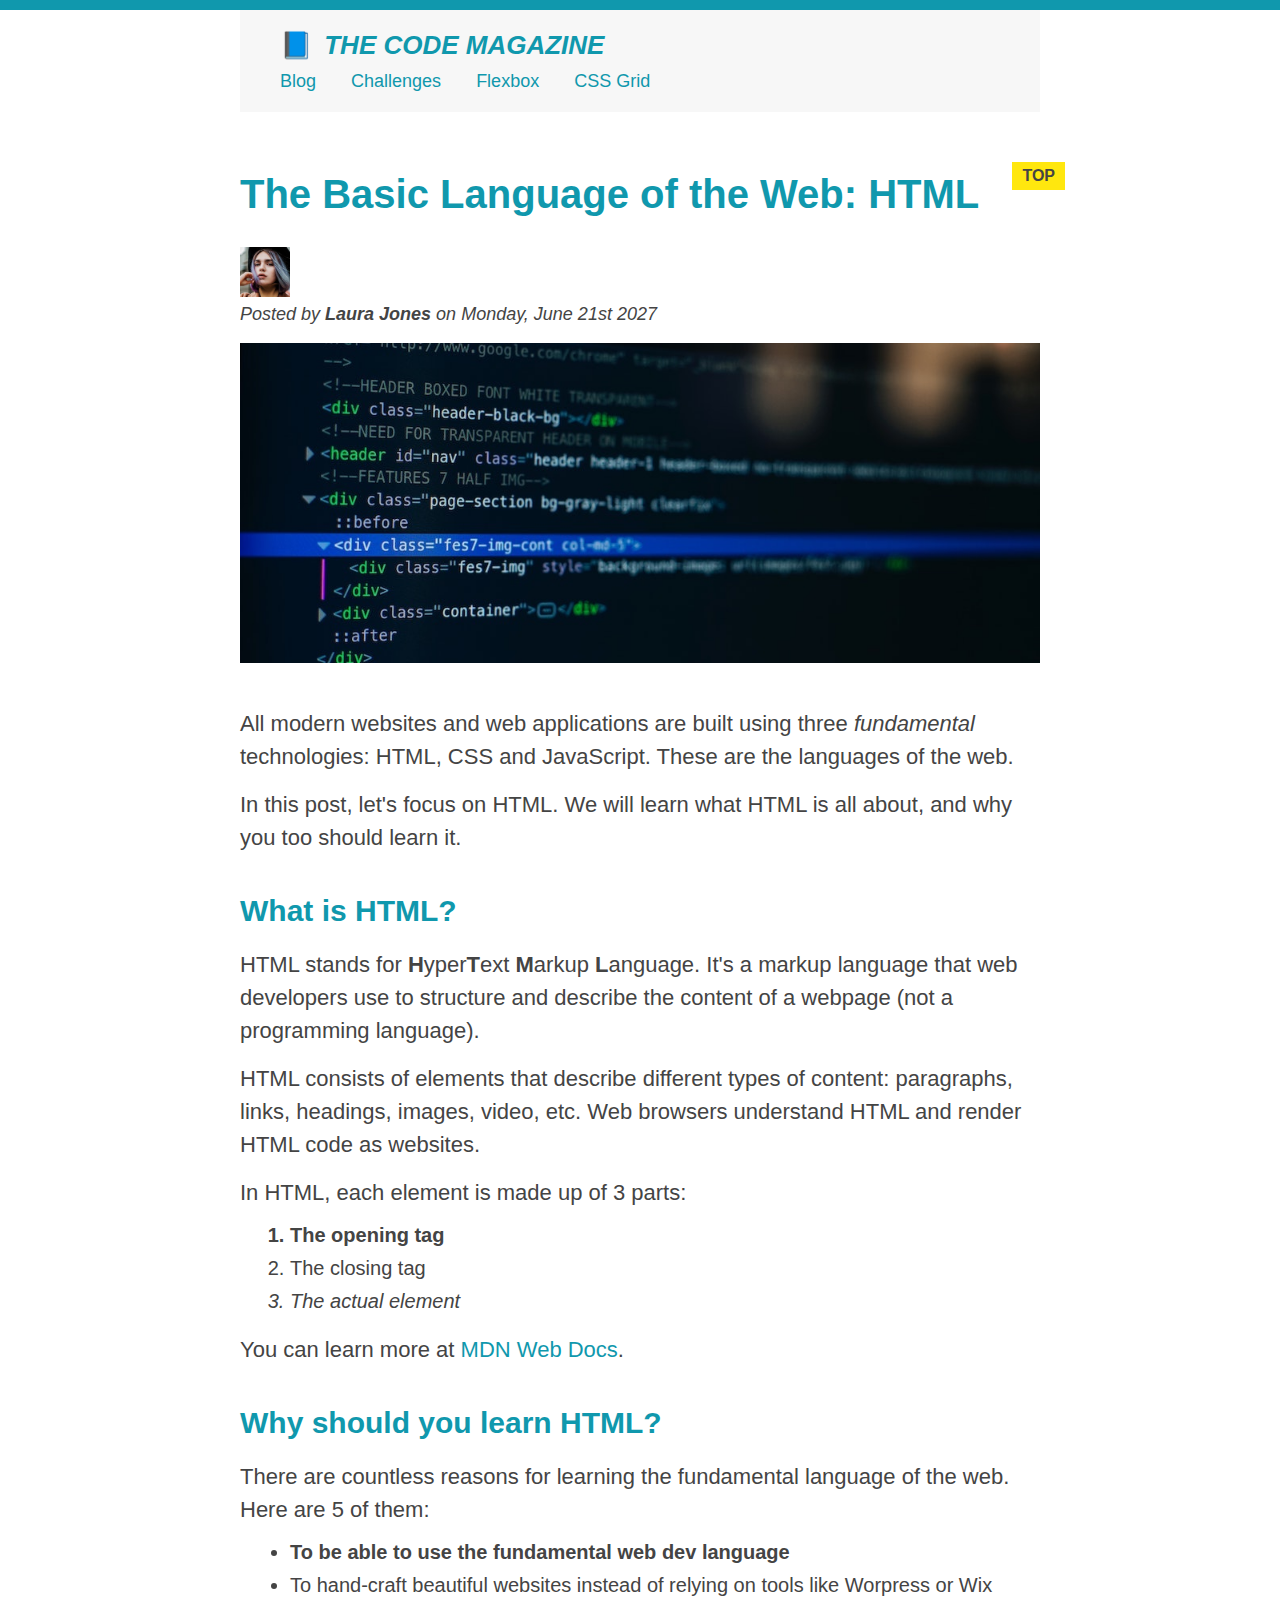
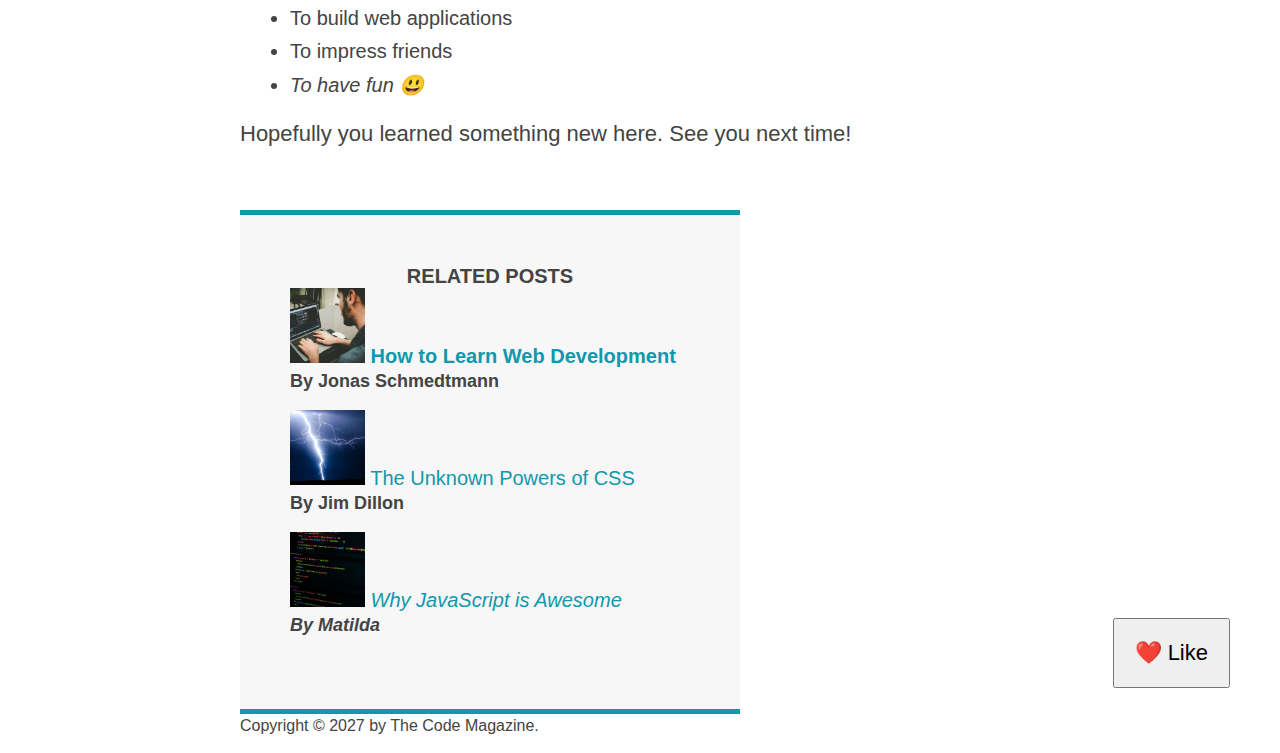
<file: 04-CSS-Grid/index.html>
<!DOCTYPE html>
<html lang="en">
  <head>
    <meta charset="UTF-8" />
    <link href="style.css" rel="stylesheet" />

    <title>The Basic Language of the Web: HTML</title>
  </head>

  <body>
    <!--
    <h1>The Basic Language of the Web: HTML</h1>
    <h2>The Basic Language of the Web: HTML</h2>
    <h3>The Basic Language of the Web: HTML</h3>
    <h4>The Basic Language of the Web: HTML</h4>
    <h5>The Basic Language of the Web: HTML</h5>
    <h6>The Basic Language of the Web: HTML</h6>
    -->

    <div class="container">
      <header class="main-header">
        <h1>📘 The Code Magazine</h1>

        <nav>
          <!-- <strong>This is the navigation</strong> -->
          <a href="blog.html">Blog</a>
          <a href="#">Challenges</a>
          <a href="flexbox.html">Flexbox</a>
          <a href="css-grid.html">CSS Grid</a>
        </nav>
      </header>

      <article>
        <header class="post-header">
          <h2>The Basic Language of the Web: HTML</h2>

          <img
            src="img/laura-jones.jpg"
            alt="Headshot of Laura Jones"
            height="50"
            width="50"
          />

          <p id="author">
            Posted by <strong>Laura Jones</strong> on Monday, June 21st 2027
          </p>

          <img
            src="img/post-img.jpg"
            alt="HTML code on a screen"
            width="500"
            height="200"
            class="post-img"
          />
          <button>❤️ Like</button>
        </header>

        <p>
          All modern websites and web applications are built using three
          <em>fundamental</em>
          technologies: HTML, CSS and JavaScript. These are the languages of the
          web.
        </p>

        <p>
          In this post, let's focus on HTML. We will learn what HTML is all
          about, and why you too should learn it.
        </p>

        <h3>What is HTML?</h3>
        <p>
          HTML stands for <strong>H</strong>yper<strong>T</strong>ext
          <strong>M</strong>arkup <strong>L</strong>anguage. It's a markup
          language that web developers use to structure and describe the content
          of a webpage (not a programming language).
        </p>
        <p>
          HTML consists of elements that describe different types of content:
          paragraphs, links, headings, images, video, etc. Web browsers
          understand HTML and render HTML code as websites.
        </p>
        <p>In HTML, each element is made up of 3 parts:</p>

        <ol>
          <li class="first-li">The opening tag</li>
          <li>The closing tag</li>
          <li>The actual element</li>
        </ol>

        <p>
          You can learn more at
          <a
            href="https://developer.mozilla.org/en-US/docs/Web/HTML"
            target="_blank"
            >MDN Web Docs</a
          >.
        </p>

        <h3>Why should you learn HTML?</h3>

        <p>
          There are countless reasons for learning the fundamental language of
          the web. Here are 5 of them:
        </p>

        <ul>
          <li class="first-li">
            To be able to use the fundamental web dev language
          </li>
          <li>
            To hand-craft beautiful websites instead of relying on tools like
            Worpress or Wix
          </li>
          <li>To build web applications</li>
          <li>To impress friends</li>
          <li>To have fun 😃</li>
        </ul>

        <p>Hopefully you learned something new here. See you next time!</p>
      </article>

      <aside>
        <h4>Related posts</h4>

        <ul class="related">
          <li>
            <img
              src="img/related-1.jpg"
              alt="Person programming"
              width="75"
              height="75"
            />
            <a href="#">How to Learn Web Development</a>
            <p class="related-author">By Jonas Schmedtmann</p>
          </li>
          <li>
            <img
              src="img/related-2.jpg"
              alt="Lightning"
              width="75"
              height="75"
            />
            <a href="#">The Unknown Powers of CSS</a>
            <p class="related-author">By Jim Dillon</p>
          </li>
          <li>
            <img
              src="img/related-3.jpg"
              alt="JavaScript code on a screen"
              width="75"
              height="75"
            />
            <a href="#">Why JavaScript is Awesome</a>
            <p class="related-author">By Matilda</p>
          </li>
        </ul>
      </aside>

      <footer>
        <p id="copyright" class="copyright text">
          Copyright &copy; 2027 by The Code Magazine.
        </p>
      </footer>
    </div>
  </body>
</html>
</file>
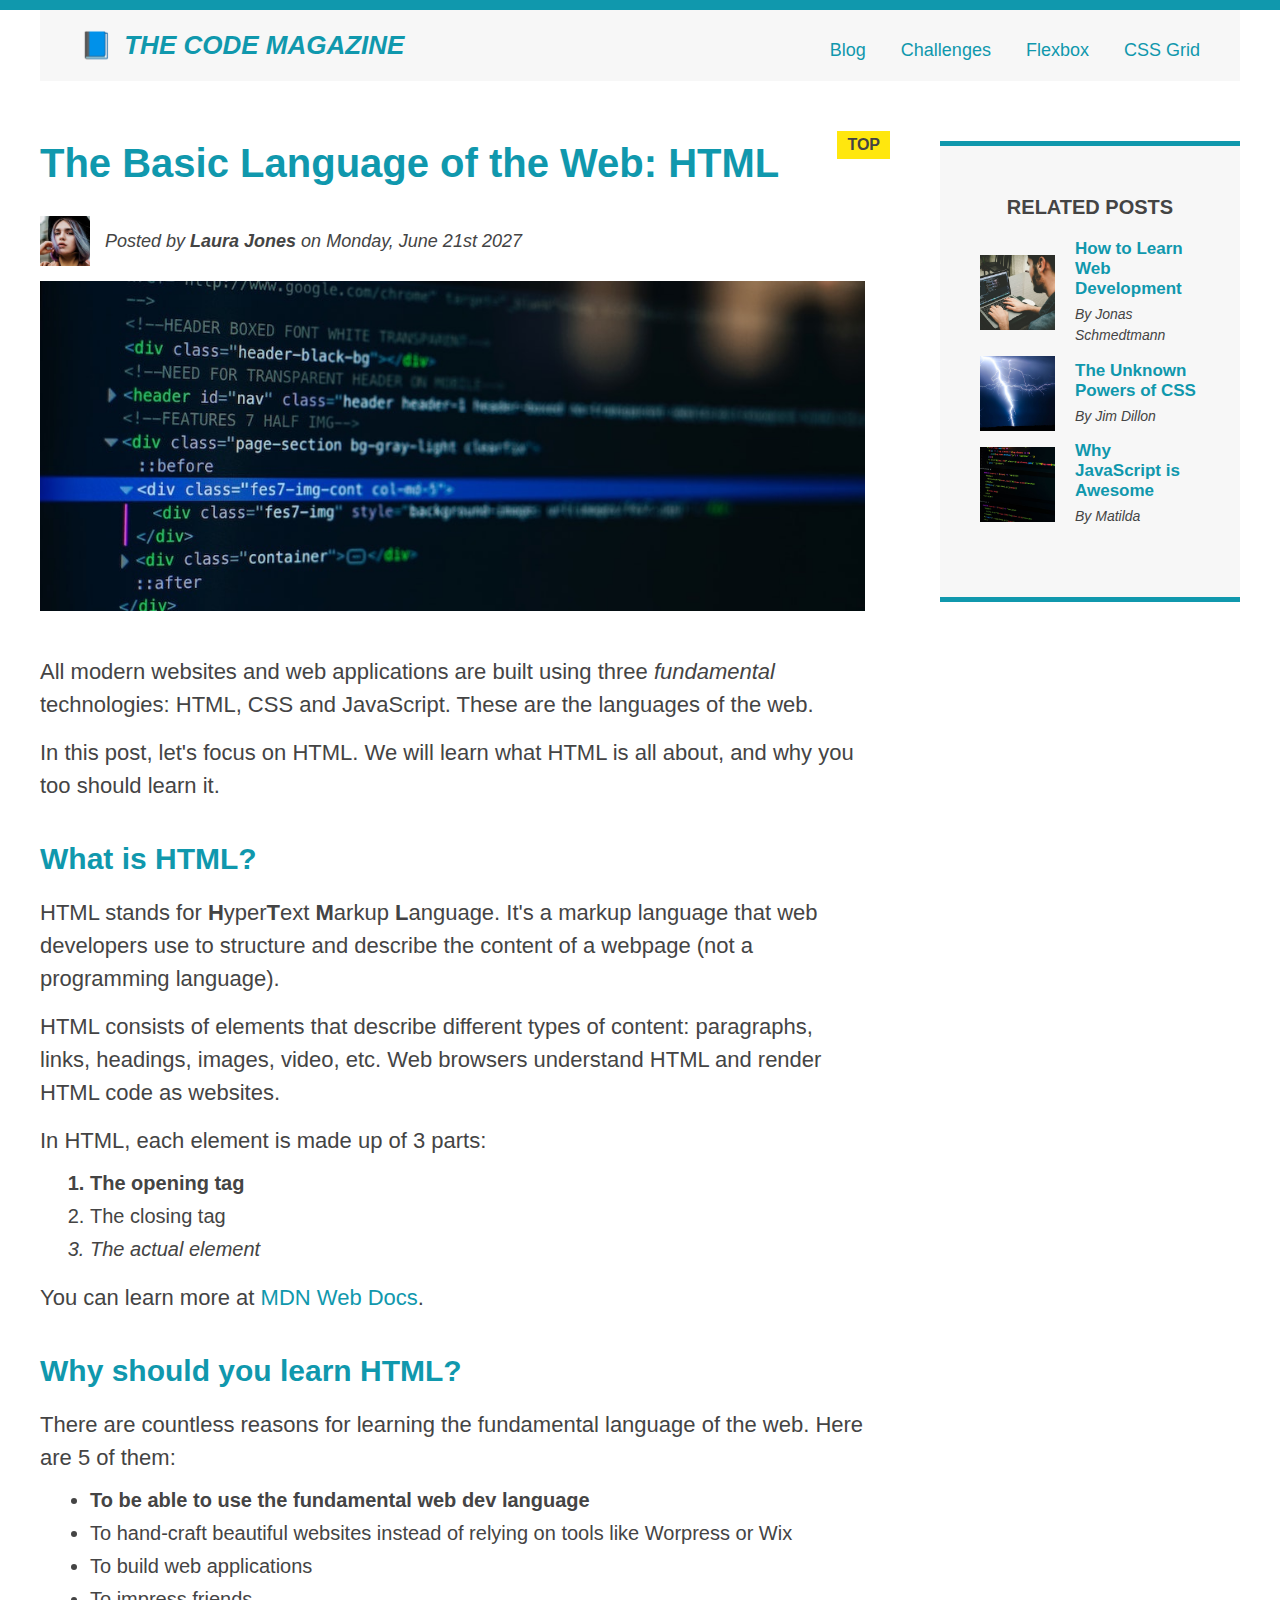
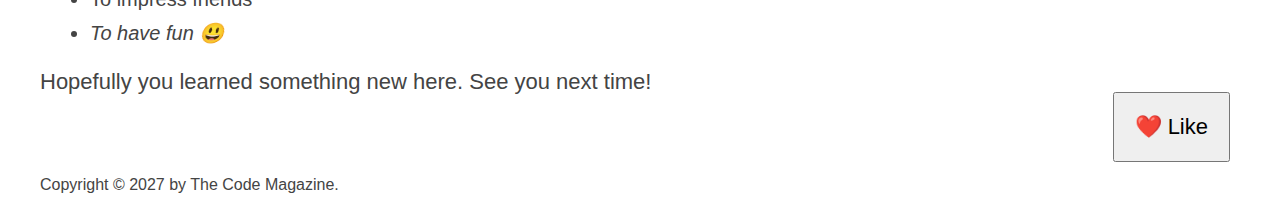
<file: 04-CSS-LAYOUT/index.html>
<!DOCTYPE html>
<html lang="en">
  <head>
    <meta charset="UTF-8" />
    <link href="css-grid.css" rel="stylesheet" />

    <title>The Basic Language of the Web: HTML</title>
  </head>

  <body>
    <!--
    <h1>The Basic Language of the Web: HTML</h1>
    <h2>The Basic Language of the Web: HTML</h2>
    <h3>The Basic Language of the Web: HTML</h3>
    <h4>The Basic Language of the Web: HTML</h4>
    <h5>The Basic Language of the Web: HTML</h5>
    <h6>The Basic Language of the Web: HTML</h6>
    -->

    <div class="container">
      <header class="main-header">
        <h1>📘 The Code Magazine</h1>

        <nav>
          <!-- <strong>This is the navigation</strong> -->
          <a href="blog.html">Blog</a>
          <a href="#">Challenges</a>
          <a href="#">Flexbox</a>
          <a href="#">CSS Grid</a>
        </nav>
        <!-- <div class="clear"></div> -->
      </header>

      <!-- <div class="row"> -->
      <article>
        <header class="post-header">
          <h2>The Basic Language of the Web: HTML</h2>

          <div class="author-box">
            <img
              src="img/laura-jones.jpg"
              alt="Headshot of Laura Jones"
              height="50"
              width="50"
              class="image-author"
            />

            <p id="author" class="author">
              Posted by <strong>Laura Jones</strong> on Monday, June 21st 2027
            </p>
          </div>

          <img
            src="img/post-img.jpg"
            alt="HTML code on a screen"
            width="500"
            height="200"
            class="post-img"
          />
          <button>❤️ Like</button>
        </header>

        <p>
          All modern websites and web applications are built using three
          <em>fundamental</em>
          technologies: HTML, CSS and JavaScript. These are the languages of the
          web.
        </p>

        <p>
          In this post, let's focus on HTML. We will learn what HTML is all
          about, and why you too should learn it.
        </p>

        <h3>What is HTML?</h3>
        <p>
          HTML stands for <strong>H</strong>yper<strong>T</strong>ext
          <strong>M</strong>arkup <strong>L</strong>anguage. It's a markup
          language that web developers use to structure and describe the content
          of a webpage (not a programming language).
        </p>
        <p>
          HTML consists of elements that describe different types of content:
          paragraphs, links, headings, images, video, etc. Web browsers
          understand HTML and render HTML code as websites.
        </p>
        <p>In HTML, each element is made up of 3 parts:</p>

        <ol>
          <li class="first-li">The opening tag</li>
          <li>The closing tag</li>
          <li>The actual element</li>
        </ol>

        <p>
          You can learn more at
          <a
            href="https://developer.mozilla.org/en-US/docs/Web/HTML"
            target="_blank"
            >MDN Web Docs</a
          >.
        </p>

        <h3>Why should you learn HTML?</h3>

        <p>
          There are countless reasons for learning the fundamental language of
          the web. Here are 5 of them:
        </p>

        <ul>
          <li class="first-li">
            To be able to use the fundamental web dev language
          </li>
          <li>
            To hand-craft beautiful websites instead of relying on tools like
            Worpress or Wix
          </li>
          <li>To build web applications</li>
          <li>To impress friends</li>
          <li>To have fun 😃</li>
        </ul>

        <p>Hopefully you learned something new here. See you next time!</p>
      </article>

      <aside>
        <h4>Related posts</h4>

        <ul class="related">
          <li class="related-post">
            <img
              src="img/related-1.jpg"
              alt="Person programming"
              width="75"
              height="75"
            />
            <div>
              <a href="#" class="related-link">How to Learn Web Development</a>
              <p class="related-author">By Jonas Schmedtmann</p>
            </div>
          </li>
          <li class="related-post">
            <img
              src="img/related-2.jpg"
              alt="Lightning"
              width="75"
              height="75"
            />

            <div>
              <a href="#" class="related-link">The Unknown Powers of CSS</a>
              <p class="related-author">By Jim Dillon</p>
            </div>
          </li>
          <li class="related-post">
            <img
              src="img/related-3.jpg"
              alt="JavaScript code on a screen"
              width="75"
              height="75"
            />

            <div>
              <a href="#" class="related-link">Why JavaScript is Awesome</a>
              <p class="related-author">By Matilda</p>
            </div>
          </li>
        </ul>
      </aside>
      <!-- </div> -->

      <footer>
        <p id="copyright" class="copyright text">
          Copyright &copy; 2027 by The Code Magazine.
        </p>
      </footer>
    </div>
  </body>
</html>
</file>
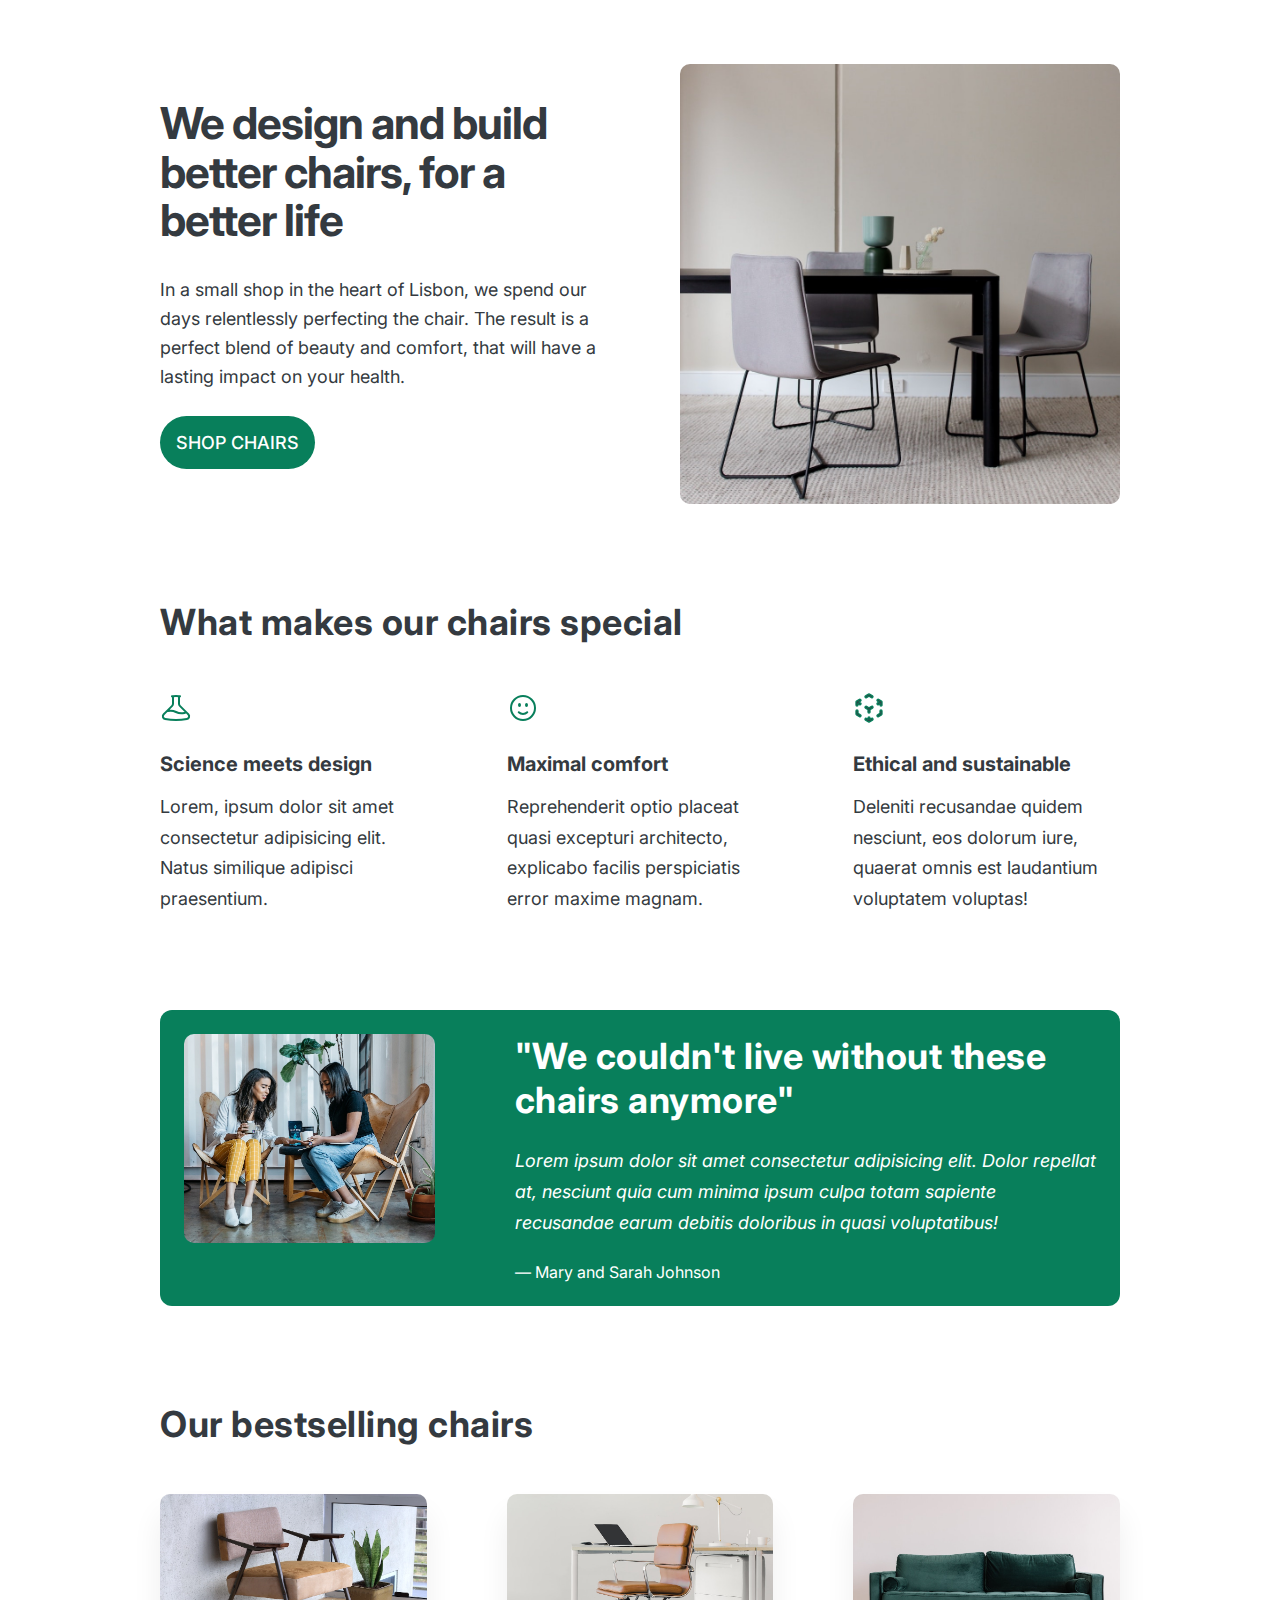
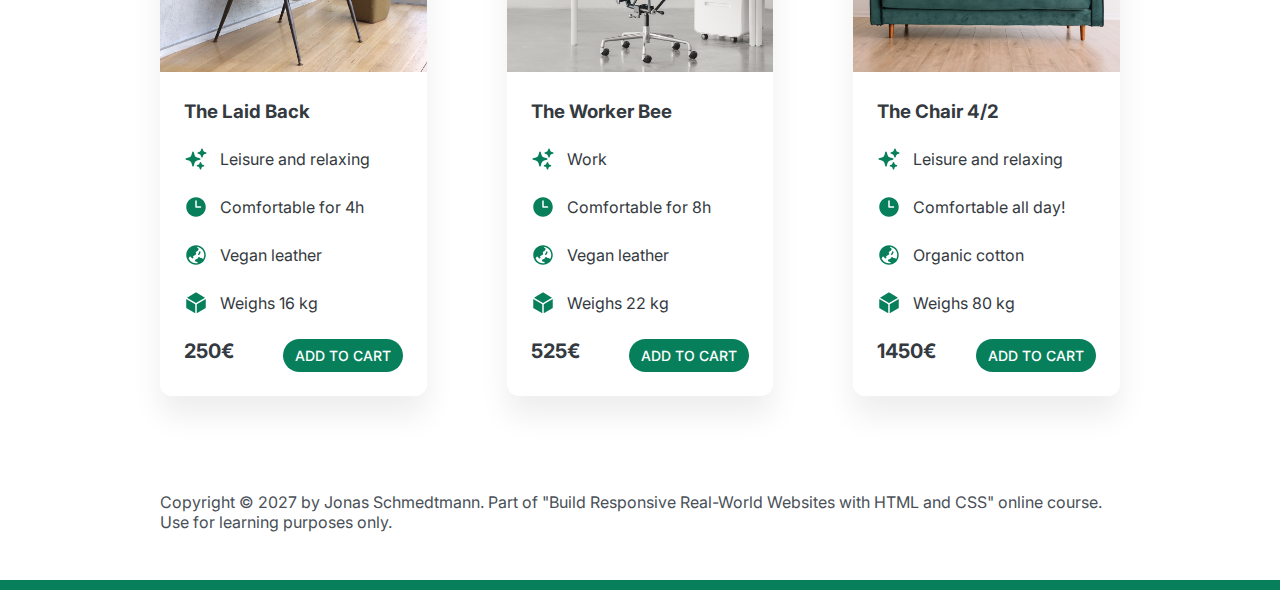
<file: 05-Design/index.html>
<!DOCTYPE html>
<html lang="en">
  <head>
    <meta charset="UTF-8" />
    <meta http-equiv="X-UA-Compatible" content="IE=edge" />
    <meta name="viewport" content="width=device-width, initial-scale=1.0" />

    <link rel="preconnect" href="https://fonts.googleapis.com" />
    <link rel="preconnect" href="https://fonts.gstatic.com" crossorigin />
    <link
      href="https://fonts.googleapis.com/css2?family=Inter:wght@400;500;700&display=swap"
      rel="stylesheet"
    />

    <link rel="stylesheet" href="style.css" />
    <title>Lisbon Chair Shop</title>
  </head>
  <body>
    <div class="container">
      <header>
        <div class="header-text-box">
          <h1>We design and build better chairs, for a better life</h1>
          <p class="header-text">
            In a small shop in the heart of Lisbon, we spend our days
            relentlessly perfecting the chair. The result is a perfect blend of
            beauty and comfort, that will have a lasting impact on your health.
          </p>
          <a class="btn btn--big" href="#">Shop chairs</a>
        </div>
        <img src="hero.jpg" alt="Photo" />
      </header>

      <section>
        <h2>What makes our chairs special</h2>
        <div class="grid-3-cols">
          <div>
            <svg
              xmlns="http://www.w3.org/2000/svg"
              fill="none"
              viewBox="0 0 24 24"
              stroke-width="1.5"
              stroke="currentColor"
              class="features-icon"
            >
              <path
                stroke-linecap="round"
                stroke-linejoin="round"
                d="M9.75 3.104v5.714a2.25 2.25 0 01-.659 1.591L5 14.5M9.75 3.104c-.251.023-.501.05-.75.082m.75-.082a24.301 24.301 0 014.5 0m0 0v5.714c0 .597.237 1.17.659 1.591L19.8 15.3M14.25 3.104c.251.023.501.05.75.082M19.8 15.3l-1.57.393A9.065 9.065 0 0112 15a9.065 9.065 0 00-6.23-.693L5 14.5m14.8.8l1.402 1.402c1.232 1.232.65 3.318-1.067 3.611A48.309 48.309 0 0112 21c-2.773 0-5.491-.235-8.135-.687-1.718-.293-2.3-2.379-1.067-3.61L5 14.5"
              />
            </svg>

            <p class="features-title"><strong>Science meets design</strong></p>
            <p class="features-text">
              Lorem, ipsum dolor sit amet consectetur adipisicing elit. Natus
              similique adipisci praesentium.
            </p>
          </div>

          <div>
            <svg
              xmlns="http://www.w3.org/2000/svg"
              fill="none"
              viewBox="0 0 24 24"
              stroke-width="1.5"
              stroke="currentColor"
              class="features-icon"
            >
              <path
                stroke-linecap="round"
                stroke-linejoin="round"
                d="M15.182 15.182a4.5 4.5 0 01-6.364 0M21 12a9 9 0 11-18 0 9 9 0 0118 0zM9.75 9.75c0 .414-.168.75-.375.75S9 10.164 9 9.75 9.168 9 9.375 9s.375.336.375.75zm-.375 0h.008v.015h-.008V9.75zm5.625 0c0 .414-.168.75-.375.75s-.375-.336-.375-.75.168-.75.375-.75.375.336.375.75zm-.375 0h.008v.015h-.008V9.75z"
              />
            </svg>

            <p class="features-title">
              <strong>Maximal comfort</strong>
            </p>
            <p class="features-text">
              Reprehenderit optio placeat quasi excepturi architecto, explicabo
              facilis perspiciatis error maxime magnam.
            </p>
          </div>

          <div>
            <svg
              xmlns="http://www.w3.org/2000/svg"
              viewBox="0 0 24 24"
              fill="currentColor"
              class="features-icon"
            >
              <path
                fill-rule="evenodd"
                d="M11.622 1.602a.75.75 0 01.756 0l2.25 1.313a.75.75 0 01-.756 1.295L12 3.118 10.128 4.21a.75.75 0 11-.756-1.295l2.25-1.313zM5.898 5.81a.75.75 0 01-.27 1.025l-1.14.665 1.14.665a.75.75 0 11-.756 1.295L3.75 8.806v.944a.75.75 0 01-1.5 0V7.5a.75.75 0 01.372-.648l2.25-1.312a.75.75 0 011.026.27zm12.204 0a.75.75 0 011.026-.27l2.25 1.312a.75.75 0 01.372.648v2.25a.75.75 0 01-1.5 0v-.944l-1.122.654a.75.75 0 11-.756-1.295l1.14-.665-1.14-.665a.75.75 0 01-.27-1.025zm-9 5.25a.75.75 0 011.026-.27L12 11.882l1.872-1.092a.75.75 0 11.756 1.295l-1.878 1.096V15a.75.75 0 01-1.5 0v-1.82l-1.878-1.095a.75.75 0 01-.27-1.025zM3 13.5a.75.75 0 01.75.75v1.82l1.878 1.095a.75.75 0 11-.756 1.295l-2.25-1.312a.75.75 0 01-.372-.648v-2.25A.75.75 0 013 13.5zm18 0a.75.75 0 01.75.75v2.25a.75.75 0 01-.372.648l-2.25 1.312a.75.75 0 11-.756-1.295l1.878-1.096V14.25a.75.75 0 01.75-.75zm-9 5.25a.75.75 0 01.75.75v.944l1.122-.654a.75.75 0 11.756 1.295l-2.25 1.313a.75.75 0 01-.756 0l-2.25-1.313a.75.75 0 11.756-1.295l1.122.654V19.5a.75.75 0 01.75-.75z"
                clip-rule="evenodd"
              />
            </svg>

            <p class="features-title">
              <strong>Ethical and sustainable</strong>
            </p>
            <p class="features-text">
              Deleniti recusandae quidem nesciunt, eos dolorum iure, quaerat
              omnis est laudantium voluptatem voluptas!
            </p>
          </div>
        </div>
      </section>

      <section class="testimonial-section">
        <div class="grid-3-cols">
          <img src="customers.jpg" alt="People sitting on chairs" />
          <div class="testimonial-box">
            <h2>"We couldn't live without these chairs anymore"</h2>
            <blockquote class="testimonial-text">
              Lorem ipsum dolor sit amet consectetur adipisicing elit. Dolor
              repellat at, nesciunt quia cum minima ipsum culpa totam sapiente
              recusandae earum debitis doloribus in quasi voluptatibus!
            </blockquote>
            <p class="testimonial-author">&mdash; Mary and Sarah Johnson</p>
          </div>
        </div>
      </section>

      <section>
        <h2>Our bestselling chairs</h2>
        <div class="grid-3-cols">
          <figure class="chair">
            <img src="chair-1.jpg" alt="Chair" />
            <div class="chair-box">
              <h3>The Laid Back</h3>
              <ul class="chair-details">
                <li>
                  <svg
                    xmlns="http://www.w3.org/2000/svg"
                    viewBox="0 0 24 24"
                    fill="currentColor"
                    class="chair-icon"
                  >
                    <path
                      fill-rule="evenodd"
                      d="M9 4.5a.75.75 0 01.721.544l.813 2.846a3.75 3.75 0 002.576 2.576l2.846.813a.75.75 0 010 1.442l-2.846.813a3.75 3.75 0 00-2.576 2.576l-.813 2.846a.75.75 0 01-1.442 0l-.813-2.846a3.75 3.75 0 00-2.576-2.576l-2.846-.813a.75.75 0 010-1.442l2.846-.813A3.75 3.75 0 007.466 7.89l.813-2.846A.75.75 0 019 4.5zM18 1.5a.75.75 0 01.728.568l.258 1.036c.236.94.97 1.674 1.91 1.91l1.036.258a.75.75 0 010 1.456l-1.036.258c-.94.236-1.674.97-1.91 1.91l-.258 1.036a.75.75 0 01-1.456 0l-.258-1.036a2.625 2.625 0 00-1.91-1.91l-1.036-.258a.75.75 0 010-1.456l1.036-.258a2.625 2.625 0 001.91-1.91l.258-1.036A.75.75 0 0118 1.5zM16.5 15a.75.75 0 01.712.513l.394 1.183c.15.447.5.799.948.948l1.183.395a.75.75 0 010 1.422l-1.183.395c-.447.15-.799.5-.948.948l-.395 1.183a.75.75 0 01-1.422 0l-.395-1.183a1.5 1.5 0 00-.948-.948l-1.183-.395a.75.75 0 010-1.422l1.183-.395c.447-.15.799-.5.948-.948l.395-1.183A.75.75 0 0116.5 15z"
                      clip-rule="evenodd"
                    />
                  </svg>

                  <!-- Span is a generic INLINE text element, it doesn't have any meaning. It's like a div element, but inline -->
                  <span>Leisure and relaxing</span>
                </li>
                <li>
                  <svg
                    xmlns="http://www.w3.org/2000/svg"
                    viewBox="0 0 24 24"
                    fill="currentColor"
                    class="chair-icon"
                  >
                    <path
                      fill-rule="evenodd"
                      d="M12 2.25c-5.385 0-9.75 4.365-9.75 9.75s4.365 9.75 9.75 9.75 9.75-4.365 9.75-9.75S17.385 2.25 12 2.25zM12.75 6a.75.75 0 00-1.5 0v6c0 .414.336.75.75.75h4.5a.75.75 0 000-1.5h-3.75V6z"
                      clip-rule="evenodd"
                    />
                  </svg>

                  <span>Comfortable for 4h</span>
                </li>
                <li>
                  <svg
                    xmlns="http://www.w3.org/2000/svg"
                    viewBox="0 0 24 24"
                    fill="currentColor"
                    class="chair-icon"
                  >
                    <path
                      d="M15.75 8.25a.75.75 0 01.75.75c0 1.12-.492 2.126-1.27 2.812a.75.75 0 11-.992-1.124A2.243 2.243 0 0015 9a.75.75 0 01.75-.75z"
                    />
                    <path
                      fill-rule="evenodd"
                      d="M12 2.25c-5.385 0-9.75 4.365-9.75 9.75s4.365 9.75 9.75 9.75 9.75-4.365 9.75-9.75S17.385 2.25 12 2.25zM4.575 15.6a8.25 8.25 0 009.348 4.425 1.966 1.966 0 00-1.84-1.275.983.983 0 01-.97-.822l-.073-.437c-.094-.565.25-1.11.8-1.267l.99-.282c.427-.123.783-.418.982-.816l.036-.073a1.453 1.453 0 012.328-.377L16.5 15h.628a2.25 2.25 0 011.983 1.186 8.25 8.25 0 00-6.345-12.4c.044.262.18.503.389.676l1.068.89c.442.369.535 1.01.216 1.49l-.51.766a2.25 2.25 0 01-1.161.886l-.143.048a1.107 1.107 0 00-.57 1.664c.369.555.169 1.307-.427 1.605L9 13.125l.423 1.059a.956.956 0 01-1.652.928l-.679-.906a1.125 1.125 0 00-1.906.172L4.575 15.6z"
                      clip-rule="evenodd"
                    />
                  </svg>

                  <span>Vegan leather</span>
                </li>
                <li>
                  <svg
                    xmlns="http://www.w3.org/2000/svg"
                    viewBox="0 0 24 24"
                    fill="currentColor"
                    class="chair-icon"
                  >
                    <path
                      d="M12.378 1.602a.75.75 0 00-.756 0L3 6.632l9 5.25 9-5.25-8.622-5.03zM21.75 7.93l-9 5.25v9l8.628-5.032a.75.75 0 00.372-.648V7.93zM11.25 22.18v-9l-9-5.25v8.57a.75.75 0 00.372.648l8.628 5.033z"
                    />
                  </svg>

                  <span>Weighs 16 kg</span>
                </li>
              </ul>
              <div class="chair-price">
                <strong>250€</strong>
                <a href="#" class="btn btn--small">Add to cart</a>
              </div>
            </div>
          </figure>

          <figure class="chair">
            <img src="chair-2.jpg" alt="Chair" />
            <div class="chair-box">
              <h3>The Worker Bee</h3>
              <ul class="chair-details">
                <li>
                  <svg
                    xmlns="http://www.w3.org/2000/svg"
                    viewBox="0 0 24 24"
                    fill="currentColor"
                    class="chair-icon"
                  >
                    <path
                      fill-rule="evenodd"
                      d="M9 4.5a.75.75 0 01.721.544l.813 2.846a3.75 3.75 0 002.576 2.576l2.846.813a.75.75 0 010 1.442l-2.846.813a3.75 3.75 0 00-2.576 2.576l-.813 2.846a.75.75 0 01-1.442 0l-.813-2.846a3.75 3.75 0 00-2.576-2.576l-2.846-.813a.75.75 0 010-1.442l2.846-.813A3.75 3.75 0 007.466 7.89l.813-2.846A.75.75 0 019 4.5zM18 1.5a.75.75 0 01.728.568l.258 1.036c.236.94.97 1.674 1.91 1.91l1.036.258a.75.75 0 010 1.456l-1.036.258c-.94.236-1.674.97-1.91 1.91l-.258 1.036a.75.75 0 01-1.456 0l-.258-1.036a2.625 2.625 0 00-1.91-1.91l-1.036-.258a.75.75 0 010-1.456l1.036-.258a2.625 2.625 0 001.91-1.91l.258-1.036A.75.75 0 0118 1.5zM16.5 15a.75.75 0 01.712.513l.394 1.183c.15.447.5.799.948.948l1.183.395a.75.75 0 010 1.422l-1.183.395c-.447.15-.799.5-.948.948l-.395 1.183a.75.75 0 01-1.422 0l-.395-1.183a1.5 1.5 0 00-.948-.948l-1.183-.395a.75.75 0 010-1.422l1.183-.395c.447-.15.799-.5.948-.948l.395-1.183A.75.75 0 0116.5 15z"
                      clip-rule="evenodd"
                    />
                  </svg>
                  <span>Work</span>
                </li>
                <li>
                  <svg
                    xmlns="http://www.w3.org/2000/svg"
                    viewBox="0 0 24 24"
                    fill="currentColor"
                    class="chair-icon"
                  >
                    <path
                      fill-rule="evenodd"
                      d="M12 2.25c-5.385 0-9.75 4.365-9.75 9.75s4.365 9.75 9.75 9.75 9.75-4.365 9.75-9.75S17.385 2.25 12 2.25zM12.75 6a.75.75 0 00-1.5 0v6c0 .414.336.75.75.75h4.5a.75.75 0 000-1.5h-3.75V6z"
                      clip-rule="evenodd"
                    />
                  </svg>
                  <span>Comfortable for 8h</span>
                </li>
                <li>
                  <svg
                    xmlns="http://www.w3.org/2000/svg"
                    viewBox="0 0 24 24"
                    fill="currentColor"
                    class="chair-icon"
                  >
                    <path
                      d="M15.75 8.25a.75.75 0 01.75.75c0 1.12-.492 2.126-1.27 2.812a.75.75 0 11-.992-1.124A2.243 2.243 0 0015 9a.75.75 0 01.75-.75z"
                    />
                    <path
                      fill-rule="evenodd"
                      d="M12 2.25c-5.385 0-9.75 4.365-9.75 9.75s4.365 9.75 9.75 9.75 9.75-4.365 9.75-9.75S17.385 2.25 12 2.25zM4.575 15.6a8.25 8.25 0 009.348 4.425 1.966 1.966 0 00-1.84-1.275.983.983 0 01-.97-.822l-.073-.437c-.094-.565.25-1.11.8-1.267l.99-.282c.427-.123.783-.418.982-.816l.036-.073a1.453 1.453 0 012.328-.377L16.5 15h.628a2.25 2.25 0 011.983 1.186 8.25 8.25 0 00-6.345-12.4c.044.262.18.503.389.676l1.068.89c.442.369.535 1.01.216 1.49l-.51.766a2.25 2.25 0 01-1.161.886l-.143.048a1.107 1.107 0 00-.57 1.664c.369.555.169 1.307-.427 1.605L9 13.125l.423 1.059a.956.956 0 01-1.652.928l-.679-.906a1.125 1.125 0 00-1.906.172L4.575 15.6z"
                      clip-rule="evenodd"
                    />
                  </svg>
                  <span>Vegan leather</span>
                </li>
                <li>
                  <svg
                    xmlns="http://www.w3.org/2000/svg"
                    viewBox="0 0 24 24"
                    fill="currentColor"
                    class="chair-icon"
                  >
                    <path
                      d="M12.378 1.602a.75.75 0 00-.756 0L3 6.632l9 5.25 9-5.25-8.622-5.03zM21.75 7.93l-9 5.25v9l8.628-5.032a.75.75 0 00.372-.648V7.93zM11.25 22.18v-9l-9-5.25v8.57a.75.75 0 00.372.648l8.628 5.033z"
                    />
                  </svg>
                  <span>Weighs 22 kg</span>
                </li>
              </ul>
              <div class="chair-price">
                <strong>525€</strong>
                <a href="#" class="btn btn--small">Add to cart</a>
              </div>
            </div>
          </figure>

          <figure class="chair">
            <img src="chair-3.jpg" alt="Chair" />
            <div class="chair-box">
              <h3>The Chair 4/2</h3>
              <ul class="chair-details">
                <li>
                  <svg
                    xmlns="http://www.w3.org/2000/svg"
                    viewBox="0 0 24 24"
                    fill="currentColor"
                    class="chair-icon"
                  >
                    <path
                      fill-rule="evenodd"
                      d="M9 4.5a.75.75 0 01.721.544l.813 2.846a3.75 3.75 0 002.576 2.576l2.846.813a.75.75 0 010 1.442l-2.846.813a3.75 3.75 0 00-2.576 2.576l-.813 2.846a.75.75 0 01-1.442 0l-.813-2.846a3.75 3.75 0 00-2.576-2.576l-2.846-.813a.75.75 0 010-1.442l2.846-.813A3.75 3.75 0 007.466 7.89l.813-2.846A.75.75 0 019 4.5zM18 1.5a.75.75 0 01.728.568l.258 1.036c.236.94.97 1.674 1.91 1.91l1.036.258a.75.75 0 010 1.456l-1.036.258c-.94.236-1.674.97-1.91 1.91l-.258 1.036a.75.75 0 01-1.456 0l-.258-1.036a2.625 2.625 0 00-1.91-1.91l-1.036-.258a.75.75 0 010-1.456l1.036-.258a2.625 2.625 0 001.91-1.91l.258-1.036A.75.75 0 0118 1.5zM16.5 15a.75.75 0 01.712.513l.394 1.183c.15.447.5.799.948.948l1.183.395a.75.75 0 010 1.422l-1.183.395c-.447.15-.799.5-.948.948l-.395 1.183a.75.75 0 01-1.422 0l-.395-1.183a1.5 1.5 0 00-.948-.948l-1.183-.395a.75.75 0 010-1.422l1.183-.395c.447-.15.799-.5.948-.948l.395-1.183A.75.75 0 0116.5 15z"
                      clip-rule="evenodd"
                    />
                  </svg>
                  <span>Leisure and relaxing</span>
                </li>
                <li>
                  <svg
                    xmlns="http://www.w3.org/2000/svg"
                    viewBox="0 0 24 24"
                    fill="currentColor"
                    class="chair-icon"
                  >
                    <path
                      fill-rule="evenodd"
                      d="M12 2.25c-5.385 0-9.75 4.365-9.75 9.75s4.365 9.75 9.75 9.75 9.75-4.365 9.75-9.75S17.385 2.25 12 2.25zM12.75 6a.75.75 0 00-1.5 0v6c0 .414.336.75.75.75h4.5a.75.75 0 000-1.5h-3.75V6z"
                      clip-rule="evenodd"
                    />
                  </svg>
                  <span>Comfortable all day!</span>
                </li>
                <li>
                  <svg
                    xmlns="http://www.w3.org/2000/svg"
                    viewBox="0 0 24 24"
                    fill="currentColor"
                    class="chair-icon"
                  >
                    <path
                      d="M15.75 8.25a.75.75 0 01.75.75c0 1.12-.492 2.126-1.27 2.812a.75.75 0 11-.992-1.124A2.243 2.243 0 0015 9a.75.75 0 01.75-.75z"
                    />
                    <path
                      fill-rule="evenodd"
                      d="M12 2.25c-5.385 0-9.75 4.365-9.75 9.75s4.365 9.75 9.75 9.75 9.75-4.365 9.75-9.75S17.385 2.25 12 2.25zM4.575 15.6a8.25 8.25 0 009.348 4.425 1.966 1.966 0 00-1.84-1.275.983.983 0 01-.97-.822l-.073-.437c-.094-.565.25-1.11.8-1.267l.99-.282c.427-.123.783-.418.982-.816l.036-.073a1.453 1.453 0 012.328-.377L16.5 15h.628a2.25 2.25 0 011.983 1.186 8.25 8.25 0 00-6.345-12.4c.044.262.18.503.389.676l1.068.89c.442.369.535 1.01.216 1.49l-.51.766a2.25 2.25 0 01-1.161.886l-.143.048a1.107 1.107 0 00-.57 1.664c.369.555.169 1.307-.427 1.605L9 13.125l.423 1.059a.956.956 0 01-1.652.928l-.679-.906a1.125 1.125 0 00-1.906.172L4.575 15.6z"
                      clip-rule="evenodd"
                    />
                  </svg>
                  <span>Organic cotton</span>
                </li>
                <li>
                  <svg
                    xmlns="http://www.w3.org/2000/svg"
                    viewBox="0 0 24 24"
                    fill="currentColor"
                    class="chair-icon"
                  >
                    <path
                      d="M12.378 1.602a.75.75 0 00-.756 0L3 6.632l9 5.25 9-5.25-8.622-5.03zM21.75 7.93l-9 5.25v9l8.628-5.032a.75.75 0 00.372-.648V7.93zM11.25 22.18v-9l-9-5.25v8.57a.75.75 0 00.372.648l8.628 5.033z"
                    />
                  </svg>
                  <span>Weighs 80 kg</span>
                </li>
              </ul>
              <div class="chair-price">
                <strong>1450€</strong>
                <a href="#" class="btn btn--small">Add to cart</a>
              </div>
            </div>
          </figure>
        </div>
      </section>

      <footer>
        Copyright &copy; 2027 by Jonas Schmedtmann. Part of "Build Responsive
        Real-World Websites with HTML and CSS" online course. Use for learning
        purposes only.
      </footer>
    </div>
  </body>
</html>
</file>
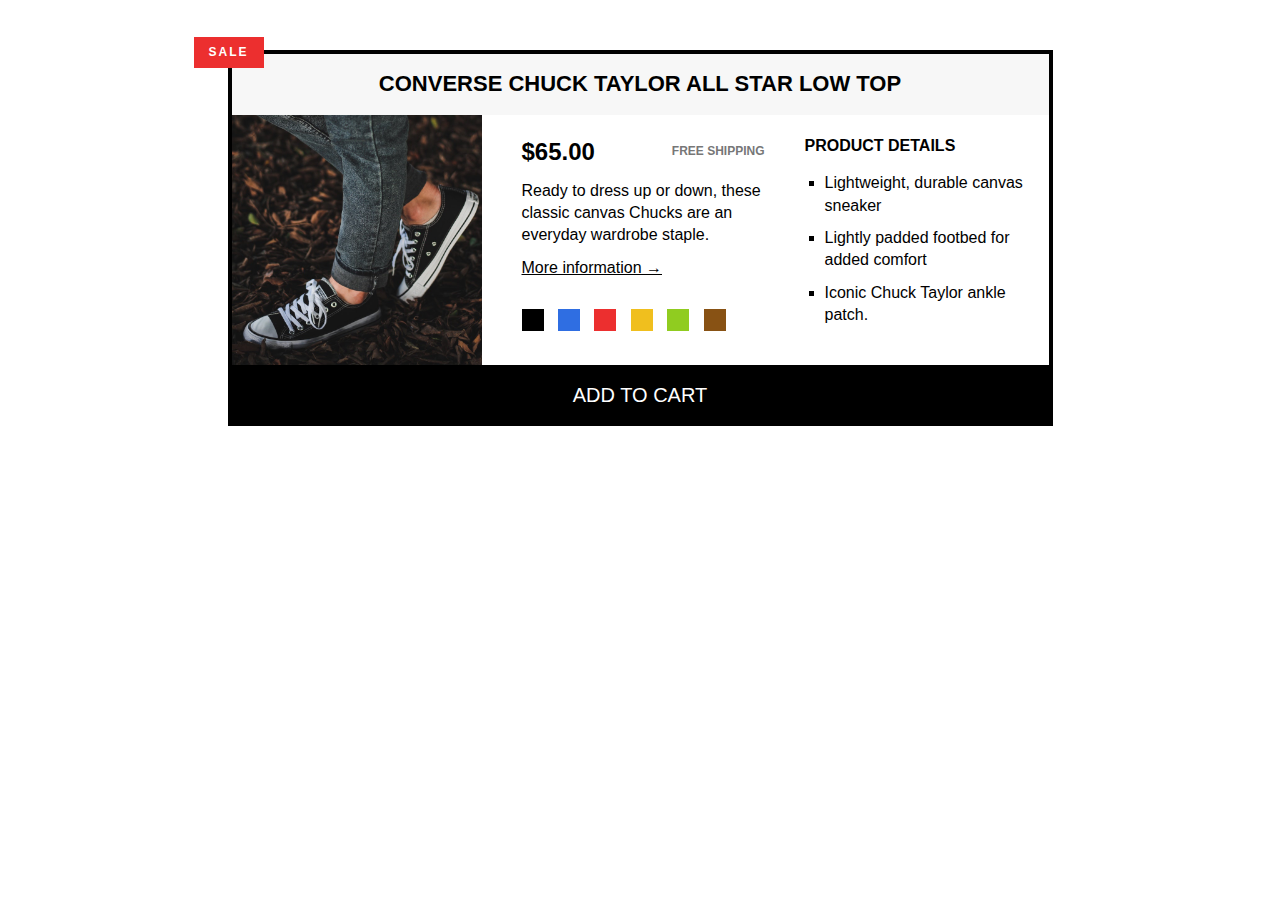
<file: cssgrid-assignment/index.html>
<!DOCTYPE html>
<html lang="en">
  <head>
    <meta charset="UTF-8" />
    <meta name="viewport" content="width=device-width, initial-scale=1.0" />
    <title>Flexbox assignment</title>
    <link rel="stylesheet" href="style.css" />
  </head>
  <body>
    <article class="product">
      <h2 class="product-title">Converse Chuck Taylor All Star Low Top</h2>
      <div class="container">
        <img
          src="flex-img.jpeg"
          alt="Chuck Taylor All Star Shoe"
          height="250"
          width="250"
          class="product-img"
        />
        <div class="product-info">
          <div class="price-shipping">
            <p class="price"><strong>$65.00</strong></p>
            <p class="shipping">Free shipping</p>
          </div>
          <p class="sale">Sale</p>

          <p class="product-description">
            Ready to dress up or down, these classic canvas Chucks are an
            everyday wardrobe staple.
          </p>
          <a href="https://converse.com" target="_blank" class="more-info"
            >More information &rarr;</a
          >

          <div class="colors">
            <div class="color"></div>
            <div class="color color-blue"></div>
            <div class="color color-red"></div>
            <div class="color color-yellow"></div>
            <div class="color color-green"></div>
            <div class="color color-brown"></div>
          </div>
        </div>

        <div class="product-details">
          <h3 class="details-title">Product details</h3>
          <ul class="details-list">
            <li>Lightweight, durable canvas sneaker</li>
            <li>Lightly padded footbed for added comfort</li>
            <li>Iconic Chuck Taylor ankle patch.</li>
          </ul>
        </div>
      </div>
      <button class="add-cart">Add to cart</button>
    </article>
  </body>
</html>
</file>
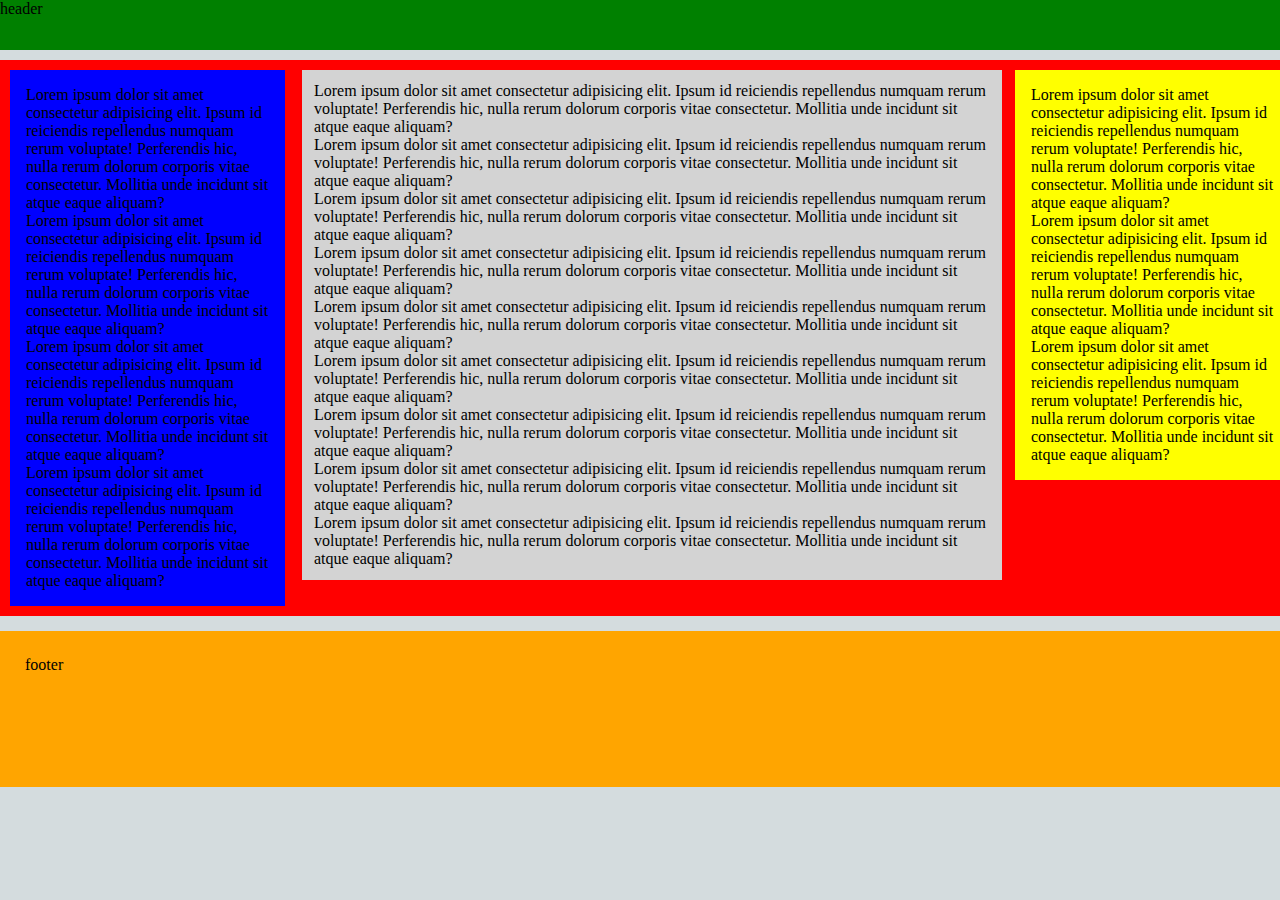
<file: float-assigment/index.html>
<!DOCTYPE html>
<html lang="en">
  <head>
    <meta charset="UTF-8" />
    <meta name="viewport" content="width=device-width, initial-scale=1.0" />
    <link rel="stylesheet" href="style.css" />
    <title>Float Layout</title>
  </head>
  <body>
    <header>header</header>
    <div class="container clearfix">
      <aside class="aside-left">
        <p>
          Lorem ipsum dolor sit amet consectetur adipisicing elit. Ipsum id
          reiciendis repellendus numquam rerum voluptate! Perferendis hic, nulla
          rerum dolorum corporis vitae consectetur. Mollitia unde incidunt sit
          atque eaque aliquam?
        </p>

        <p>
          Lorem ipsum dolor sit amet consectetur adipisicing elit. Ipsum id
          reiciendis repellendus numquam rerum voluptate! Perferendis hic, nulla
          rerum dolorum corporis vitae consectetur. Mollitia unde incidunt sit
          atque eaque aliquam?
        </p>

        <p>
          Lorem ipsum dolor sit amet consectetur adipisicing elit. Ipsum id
          reiciendis repellendus numquam rerum voluptate! Perferendis hic, nulla
          rerum dolorum corporis vitae consectetur. Mollitia unde incidunt sit
          atque eaque aliquam?
        </p>

        <p>
          Lorem ipsum dolor sit amet consectetur adipisicing elit. Ipsum id
          reiciendis repellendus numquam rerum voluptate! Perferendis hic, nulla
          rerum dolorum corporis vitae consectetur. Mollitia unde incidunt sit
          atque eaque aliquam?
        </p>
      </aside>
      <article>
        <p>
          Lorem ipsum dolor sit amet consectetur adipisicing elit. Ipsum id
          reiciendis repellendus numquam rerum voluptate! Perferendis hic, nulla
          rerum dolorum corporis vitae consectetur. Mollitia unde incidunt sit
          atque eaque aliquam?
        </p>
        <p>
          Lorem ipsum dolor sit amet consectetur adipisicing elit. Ipsum id
          reiciendis repellendus numquam rerum voluptate! Perferendis hic, nulla
          rerum dolorum corporis vitae consectetur. Mollitia unde incidunt sit
          atque eaque aliquam?
        </p>
        <p>
          Lorem ipsum dolor sit amet consectetur adipisicing elit. Ipsum id
          reiciendis repellendus numquam rerum voluptate! Perferendis hic, nulla
          rerum dolorum corporis vitae consectetur. Mollitia unde incidunt sit
          atque eaque aliquam?
        </p>
        <p>
          Lorem ipsum dolor sit amet consectetur adipisicing elit. Ipsum id
          reiciendis repellendus numquam rerum voluptate! Perferendis hic, nulla
          rerum dolorum corporis vitae consectetur. Mollitia unde incidunt sit
          atque eaque aliquam?
        </p>
        <p>
          Lorem ipsum dolor sit amet consectetur adipisicing elit. Ipsum id
          reiciendis repellendus numquam rerum voluptate! Perferendis hic, nulla
          rerum dolorum corporis vitae consectetur. Mollitia unde incidunt sit
          atque eaque aliquam?
        </p>
        <p>
          Lorem ipsum dolor sit amet consectetur adipisicing elit. Ipsum id
          reiciendis repellendus numquam rerum voluptate! Perferendis hic, nulla
          rerum dolorum corporis vitae consectetur. Mollitia unde incidunt sit
          atque eaque aliquam?
        </p>

        <p>
          Lorem ipsum dolor sit amet consectetur adipisicing elit. Ipsum id
          reiciendis repellendus numquam rerum voluptate! Perferendis hic, nulla
          rerum dolorum corporis vitae consectetur. Mollitia unde incidunt sit
          atque eaque aliquam?
        </p>

        <p>
          Lorem ipsum dolor sit amet consectetur adipisicing elit. Ipsum id
          reiciendis repellendus numquam rerum voluptate! Perferendis hic, nulla
          rerum dolorum corporis vitae consectetur. Mollitia unde incidunt sit
          atque eaque aliquam?
        </p>

        <p>
          Lorem ipsum dolor sit amet consectetur adipisicing elit. Ipsum id
          reiciendis repellendus numquam rerum voluptate! Perferendis hic, nulla
          rerum dolorum corporis vitae consectetur. Mollitia unde incidunt sit
          atque eaque aliquam?
        </p>
      </article>
      <aside class="aside-right">
        <p>
          Lorem ipsum dolor sit amet consectetur adipisicing elit. Ipsum id
          reiciendis repellendus numquam rerum voluptate! Perferendis hic, nulla
          rerum dolorum corporis vitae consectetur. Mollitia unde incidunt sit
          atque eaque aliquam?
        </p>
        <p>
          Lorem ipsum dolor sit amet consectetur adipisicing elit. Ipsum id
          reiciendis repellendus numquam rerum voluptate! Perferendis hic, nulla
          rerum dolorum corporis vitae consectetur. Mollitia unde incidunt sit
          atque eaque aliquam?
        </p>
        <p>
          Lorem ipsum dolor sit amet consectetur adipisicing elit. Ipsum id
          reiciendis repellendus numquam rerum voluptate! Perferendis hic, nulla
          rerum dolorum corporis vitae consectetur. Mollitia unde incidunt sit
          atque eaque aliquam?
        </p>
      </aside>
    </div>
    <footer>footer</footer>
  </body>
</html>
</file>
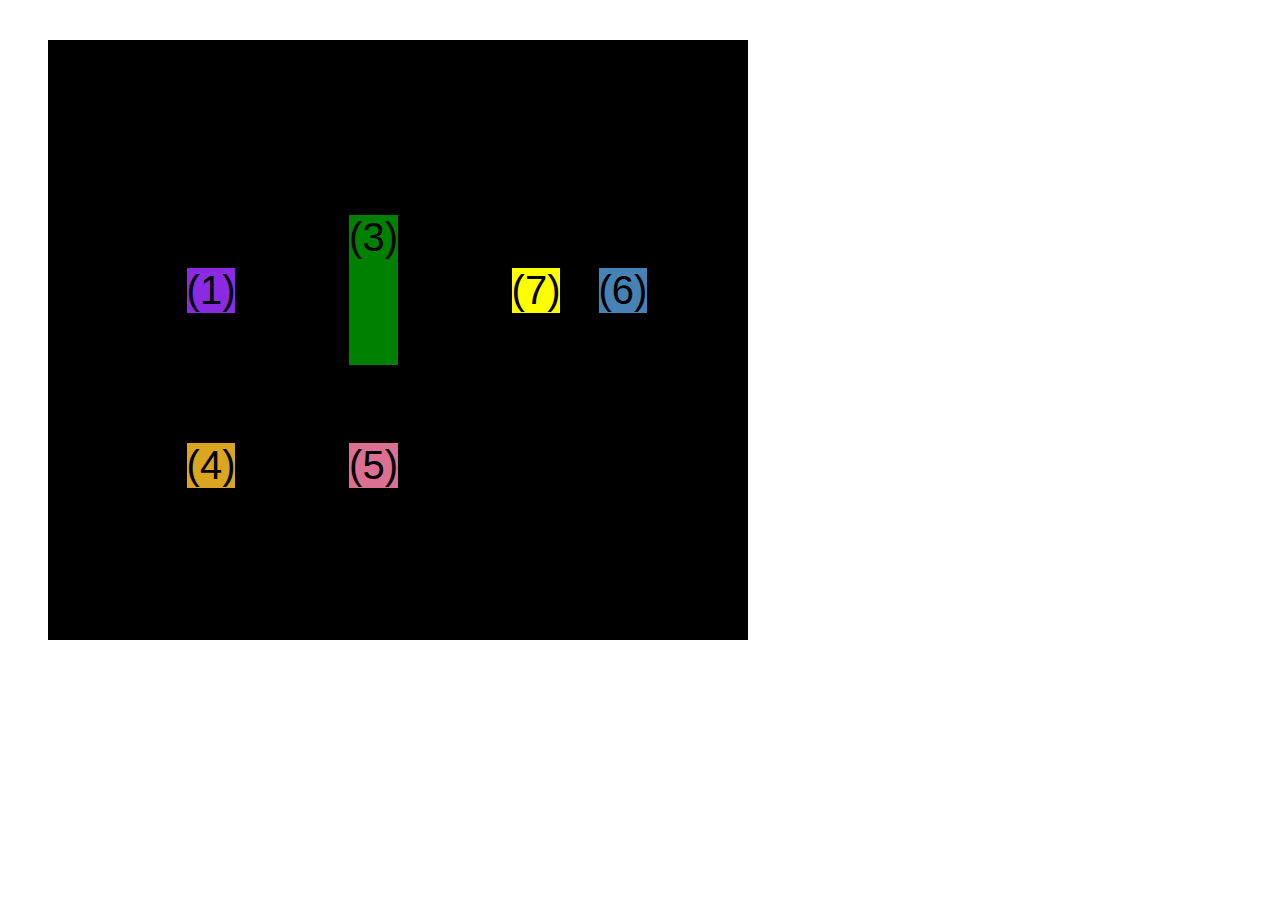
<file: 04-CSS-Grid/css-grid.html>
<!DOCTYPE html>
<html lang="en">
  <head>
    <meta charset="UTF-8" />
    <meta http-equiv="X-UA-Compatible" content="IE=edge" />
    <meta name="viewport" content="width=device-width, initial-scale=1.0" />
    <title>CSS Grid</title>
    <style>
      .el--1 {
        background-color: blueviolet;
      }
      .el--2 {
        background-color: orangered;
      }
      .el--3 {
        background-color: green;
        height: 150px;
      }
      .el--4 {
        background-color: goldenrod;
      }
      .el--5 {
        background-color: palevioletred;
      }
      .el--6 {
        background-color: steelblue;
      }
      .el--7 {
        background-color: yellow;
      }
      .el--8 {
        background-color: crimson;
      }

      .container--1 {
        /* STARTER */
        font-family: sans-serif;
        background-color: #ddd;
        font-size: 30px;
        margin: 40px;
        display: grid;
        /* grid-template-columns: 3fr 1fr 1fr 1fr; */
        /* grid-template-columns: 3fr 1fr 1fr auto; */
        grid-template-columns: repeat(4, 1fr);
        grid-template-rows: 1fr 1fr;
        row-gap: 30px;
        column-gap: 20px;
        /* height: 500px; */

        /* CSS GRID */
        display: none;
      }

      .el--8 {
        grid-column: 2 / 3;
        grid-row: 1 / 2;
      }

      .el--2 {
        /* grid-column: 1 / span 3; */
        grid-column: 1 / -1;
        grid-row: 2 / 3;
      }

      .el--6 {
        grid-column: 4 / 5;
        grid-row: 1 / 2;
      }

      .el--7 {
        grid-column: 3 / 4;
        grid-row: 1 / 2;
      }

      .container--2 {
        /* STARTER */
        font-family: sans-serif;
        background-color: black;
        font-size: 40px;
        margin: 40px;

        width: 700px;
        height: 600px;

        /* CSS GRID */
        display: grid;
        grid-template-columns: 125px 200px 125px;
        grid-template-rows: 250px 100px;

        /* Aligning track inside container */
        justify-content: center;
        align-content: center;

        /* aligning items inside cells */
        align-items: center;
        justify-items: center;
      }
    </style>
  </head>
  <body>
    <div class="container--1">
      <div class="el el--1">(1) HTML</div>
      <div class="el el--2">(2) and</div>
      <div class="el el--3">(3) CSS</div>
      <div class="el el--4">(4) are</div>
      <div class="el el--5">(5) amazing</div>
      <div class="el el--6">(6) languages</div>
      <div class="el el--7">(7) to</div>
      <div class="el el--8">(8) learn</div>
    </div>

    <div class="container--2">
      <div class="el el--1">(1)</div>
      <div class="el el--3">(3)</div>
      <div class="el el--4">(4)</div>
      <div class="el el--5">(5)</div>
      <div class="el el--6">(6)</div>
      <div class="el el--7">(7)</div>
    </div>
  </body>
</html>
</file>
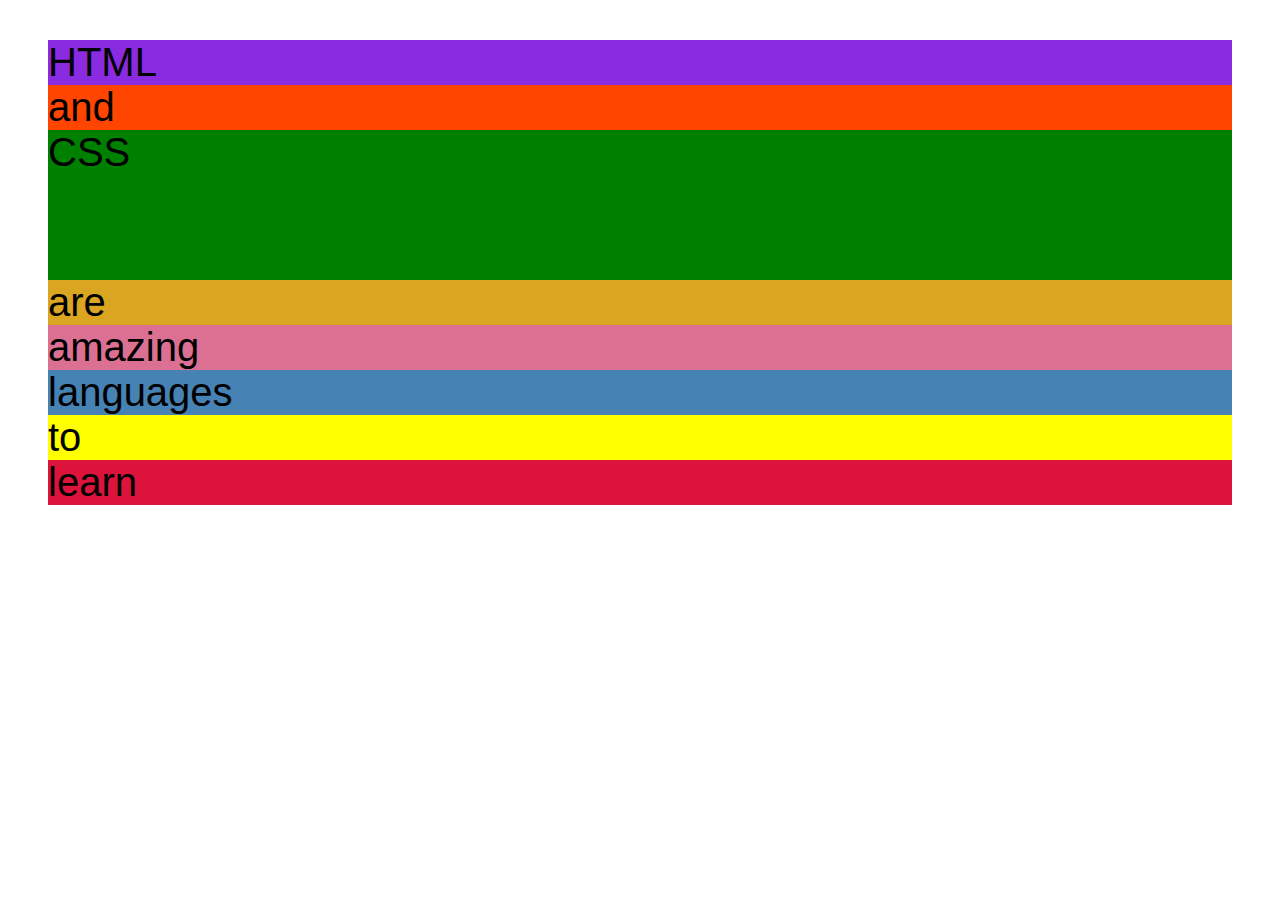
<file: 04-CSS-Grid/flexbox.html>
<!DOCTYPE html>
<html lang="en">
  <head>
    <meta charset="UTF-8" />
    <meta http-equiv="X-UA-Compatible" content="IE=edge" />
    <meta name="viewport" content="width=device-width, initial-scale=1.0" />
    <title>Flexbox</title>
    <style>
      .el--1 {
        background-color: blueviolet;
      }
      .el--2 {
        background-color: orangered;
      }
      .el--3 {
        background-color: green;
        height: 150px;
      }
      .el--4 {
        background-color: goldenrod;
      }
      .el--5 {
        background-color: palevioletred;
      }
      .el--6 {
        background-color: steelblue;
      }
      .el--7 {
        background-color: yellow;
      }
      .el--8 {
        background-color: crimson;
      }

      .container {
        /* STARTER */
        font-family: sans-serif;
        background-color: #ddd;
        font-size: 40px;
        margin: 40px;

        /* FLEXBOX */
      }
    </style>
  </head>
  <body>
    <div class="container">
      <div class="el el--1">HTML</div>
      <div class="el el--2">and</div>
      <div class="el el--3">CSS</div>
      <div class="el el--4">are</div>
      <div class="el el--5">amazing</div>
      <div class="el el--6">languages</div>
      <div class="el el--7">to</div>
      <div class="el el--8">learn</div>
    </div>
  </body>
</html>
</file>
<file: 04-CSS-Grid/style.css>
* {
  /* border-top: 10px solid #1098ad; */
  margin: 0;
  padding: 0;
}

/* PAGE SECTIONS */
body {
  color: #444;
  font-family: sans-serif;

  border-top: 10px solid #1098ad;
  position: relative;
}

.container {
  width: 800px;
  /* margin-left: auto;
  margin-right: auto; */
  margin: 0 auto;
}

.main-header {
  background-color: #f7f7f7;
  /* padding: 20px;
  padding-left: 40px;
  padding-right: 40px; */
  padding: 20px 40px;
  margin-bottom: 60px;
  /* height: 80px; */
}

nav {
  font-size: 18px;
  /* text-align: center; */
}

article {
  margin-bottom: 60px;
}

.post-header {
  margin-bottom: 40px;
  /* position: relative; */
}

aside {
  background-color: #f7f7f7;
  border-top: 5px solid #1098ad;
  border-bottom: 5px solid #1098ad;
  /* padding-top: 50px;
  padding-bottom: 50px; */
  padding: 50px 0;
  width: 500px;
}

/* SMALLER ELEMENTS */
h1,
h2,
h3 {
  color: #1098ad;
}

h1 {
  font-size: 26px;
  text-transform: uppercase;
  font-style: italic;
}

h2 {
  font-size: 40px;
  margin-bottom: 30px;
}

h3 {
  font-size: 30px;
  margin-bottom: 20px;
  margin-top: 40px;
}

h4 {
  font-size: 20px;
  text-transform: uppercase;
  text-align: center;
}

p {
  font-size: 22px;
  line-height: 1.5;
  margin-bottom: 15px;
}

ul,
ol {
  margin-left: 50px;
  margin-bottom: 20px;
}

li {
  font-size: 20px;
  margin-bottom: 10px;
  /* display: inline; */
}

li:last-child {
  margin-bottom: 0;
}

/* footer p {
  font-size: 16px;
} */

/* article header p {
  font-style: italic;
} */

#author {
  font-style: italic;
  font-size: 18px;
}

#copyright {
  font-size: 16px;
}

.related-author {
  font-size: 18px;
  font-weight: bold;
}

/* ul {
  list-style: none;
} */

.related {
  list-style: none;
}

body {
  /* background-color: orangered; */
}

/* .first-li {
  font-weight: bold;
} */

li:first-child {
  font-weight: bold;
}

li:last-child {
  font-style: italic;
}

li:nth-child(even) {
  /* color: red; */
}

/* Misconception: this won't work! */
article p:first-child {
  color: red;
}

/* Styling links */
a:link {
  color: #1098ad;
  text-decoration: none;
}

a:visited {
  /* color: #777; */
  color: #1098ad;
}

a:hover {
  color: orangered;
  font-weight: bold;
  text-decoration: underline orangered;
}

a:active {
  background-color: black;
  font-style: italic;
}
/* LVHA */

.post-img {
  width: 100%;
  height: auto;
}

nav a:link {
  /* background-color: orangered;
  margin: 20px;
  padding: 20px;

  display: block; */

  margin-right: 30px;
  margin-top: 10px;
  display: inline-block;
}

nav a:link:last-child {
  margin-right: 0;
}

button {
  font-size: 22px;
  padding: 20px;
  cursor: pointer;

  position: absolute;
  /* top: 50px;
  left: 50px; */
  bottom: 50px;
  right: 50px;
}

h1::first-letter {
  font-style: normal;
  margin-right: 5px;
}

h3 + p::first-line {
  /* color: red; */
}

h2 {
  /* background-color: orange; */
  position: relative;
}

h2::before {
  content: "TOP";
  background-color: #ffe70e;
  color: #444;
  font-size: 16px;
  font-weight: bold;
  display: inline-block;
  padding: 5px 10px;
  position: absolute;
  top: -10px;
  right: -25px;
}

/* Resolving conflicts */
/* #copyright {
  color: red;
}

.copyright {
  color: blue;
}

.text {
  color: yellow;
}

footer p {
  color: green !important;
} */

/* nav a:link,
nav p {
  font-size: 18px;
} */
</file>
<file: 04-CSS-LAYOUT/css-grid.css>
* {
  /* border-top: 10px solid #1098ad; */
  margin: 0;
  padding: 0;
  box-sizing: border-box;
}

/* PAGE SECTIONS */
body {
  color: #444;
  font-family: sans-serif;

  border-top: 10px solid #1098ad;
  position: relative;
}

.container {
  width: 1200px;
  /* margin-left: auto;
  margin-right: auto; */
  margin: 0 auto;
}

.main-header {
  background-color: #f7f7f7;

  /* padding: 20px;
  padding-left: 40px;
  padding-right: 40px; */
  padding: 20px 40px;
  /* margin-bottom: 60px; */
  /* height: 80px; */
}

nav {
  font-size: 18px;
  /* text-align: center; */
}

article {
  /* margin-bottom: 60px; */
}

.post-header {
  margin-bottom: 40px;
  /* position: relative; */
}

aside {
  background-color: #f7f7f7;
  border-top: 5px solid #1098ad;
  border-bottom: 5px solid #1098ad;
  /* padding-top: 50px;
  padding-bottom: 50px; */
  padding: 50px 40px;
  /* width: 500px; */
}

/* SMALLER ELEMENTS */
h1,
h2,
h3 {
  color: #1098ad;
}

h1 {
  font-size: 26px;
  text-transform: uppercase;
  font-style: italic;
}

h2 {
  font-size: 40px;
  margin-bottom: 30px;
}

h3 {
  font-size: 30px;
  margin-bottom: 20px;
  margin-top: 40px;
}

h4 {
  font-size: 20px;
  text-transform: uppercase;
  text-align: center;
  margin-bottom: 20px;
}

p {
  font-size: 22px;
  line-height: 1.5;
  margin-bottom: 15px;
}

ul,
ol {
  margin-left: 50px;
  margin-bottom: 20px;
}

li {
  font-size: 20px;
  margin-bottom: 10px;
  /* display: inline; */
}

li:last-child {
  margin-bottom: 0;
}

/* footer p {
  font-size: 16px;
} */

/* article header p {
  font-style: italic;
} */

#author {
  font-style: italic;
  font-size: 18px;
}

#copyright {
  font-size: 16px;
}

.related-author {
  font-size: 18px;
  font-weight: bold;
}

/* ul {
  list-style: none;
} */

.related {
  list-style: none;
  margin-left: 0;
}

body {
  /* background-color: orangered; */
}

/* .first-li {
  font-weight: bold;
} */

li:first-child {
  font-weight: bold;
}

li:last-child {
  font-style: italic;
}

li:nth-child(even) {
  /* color: red; */
}

/* Misconception: this won't work! */
article p:first-child {
  color: red;
}

/* Styling links */
a:link {
  color: #1098ad;
  text-decoration: none;
}

a:visited {
  /* color: #777; */
  color: #1098ad;
}

a:hover {
  color: orangered;
  font-weight: bold;
  text-decoration: underline orangered;
}

a:active {
  background-color: black;
  font-style: italic;
}
/* LVHA */

.post-img {
  width: 100%;
  height: auto;
}

nav a:link {
  /* background-color: orangered;
  margin: 20px;
  padding: 20px;

  display: block; */

  margin-right: 30px;
  margin-top: 10px;
  display: inline-block;
}

nav a:link:last-child {
  margin-right: 0;
}

button {
  font-size: 22px;
  padding: 20px;
  cursor: pointer;

  position: absolute;
  /* top: 50px;
  left: 50px; */
  bottom: 50px;
  right: 50px;
}

h1::first-letter {
  font-style: normal;
  margin-right: 5px;
}

h3 + p::first-line {
  /* color: red; */
}

h2 {
  /* background-color: orange; */
  position: relative;
}

h2::before {
  content: "TOP";
  background-color: #ffe70e;
  color: #444;
  font-size: 16px;
  font-weight: bold;
  display: inline-block;
  padding: 5px 10px;
  position: absolute;
  top: -10px;
  right: -25px;
}

/* Resolving conflicts */
/* #copyright {
  color: red;
}

.copyright {
  color: blue;
}

.text {
  color: yellow;
}

footer p {
  color: green !important;
} */

/* nav a:link,
nav p {
  font-size: 18px;
} */

.main-header {
  display: flex;
  align-items: center;
  justify-content: space-between;
}

.author-box {
  display: flex;
  align-items: center;
  margin-bottom: 15px;
}

.author {
  margin-bottom: 0;
  margin-left: 15px;
}

.related-post {
  display: flex;
  align-items: center;
  gap: 20px;
}

.related-author {
  margin-bottom: 0;
  font-size: 14px;
  font-style: italic;
  font-weight: normal;
}

.related-link:link {
  display: block;
  margin-bottom: 5px;
  font-size: 17px;
  font-weight: bold;
  font-style: normal;
}

/* .row {
  display: flex;
  gap: 75px;
  align-items: flex-start;
}

aside {
  flex: 1;
} */

.container {
  display: grid;
  grid-template-columns: 1fr 300px;
  column-gap: 75px;
  row-gap: 60px;
  align-items: start;
}

.main-header {
  grid-column: 1 / -1;
}

article {
}

aside {
}

footer {
  grid-column: 1 / -1;
}
</file>
<file: 05-Design/style.css>
/*
SPACING SYSTEM (px)
2 / 4 / 8 / 12 / 16 / 24 / 32 / 48 / 64 / 80 / 96 / 128

FONT SIZE SYSTEM (px)
10 / 12 / 14 / 16 / 18 / 20 / 24 / 30 / 36 / 44 / 52 / 62 / 74 / 86 / 98
*/

/* 
MAIN COLOR: #087f5b
GREY COLOR: #343a40
*/

* {
  margin: 0;
  padding: 0;
  box-sizing: border-box;
}

/* ------------------------ */
/* GENERAL STYLES */
/* ------------------------ */
body {
  font-family: "Inter", sans-serif;
  color: #343a40;
  border-bottom: 10px solid #087f5b;
}

.btn:link,
.btn:visited {
  background-color: #087f5b;
  color: #fff;
  text-decoration: none;
  text-transform: uppercase;
  display: inline-block;
  font-weight: 500;
  border-radius: 100px;
}

.btn:hover,
.btn:active {
  background-color: #099268;
}

.btn--big {
  padding: 16px 16px;
  font-size: 18px;
}

.btn--small {
  padding: 8px 12px;
  font-size: 14px;
}

.container {
  width: 960px;
  margin: 0 auto;
}

header,
section {
  margin-bottom: 96px;
}

h2 {
  margin-bottom: 48px;
  font-size: 36px;
  letter-spacing: 0.5px;
}

.grid-3-cols {
  display: grid;
  grid-template-columns: repeat(3, 1fr);
  column-gap: 80px;
}

/* ------------------------ */
/* COMPONENT STYLES */
/* ------------------------ */

/* HEADER */
header {
  display: grid;
  grid-template-columns: repeat(2, 1fr);
  column-gap: 80px;
  margin-top: 64px;
}

.header-text-box {
  align-self: center;
}

h1 {
  margin-bottom: 32px;
  font-size: 44px;
  line-height: 1.1;
  letter-spacing: -1px;
}

.header-text {
  margin-bottom: 24px;
  font-size: 18px;
  line-height: 1.6;
}

img {
  width: 100%;
  border-radius: 10px;
}

/* FEATURES */
.features-icon {
  stroke: #087f5b;
  width: 32px;
  height: 32px;
  margin-bottom: 24px;
}

.features-title {
  margin-bottom: 16px;
  font-size: 20px;
}

.features-text {
  font-size: 18px;
  line-height: 1.7;
}

/* TESTIMONIAL */
.testimonial-section {
  background-color: #087f5b;
  color: #fff;
  padding: 24px;
  border-radius: 12px;
}

.testimonial-box {
  grid-column: 2 / -1;
  align-self: center;
}

.testimonial-box h2 {
  margin-bottom: 24px;
}

.testimonial-text {
  font-style: italic;
  margin-bottom: 24px;
  font-size: 18px;
  line-height: 1.7;
}

/* CHAIRS */
.chair {
  box-shadow: 0 20px 30px 0 rgba(0, 0, 0, 0.07);
  border-radius: 12px;
}

.chair img {
  border-bottom-left-radius: 0;
  border-bottom-right-radius: 0;
}
.chair-box {
  padding: 24px;
}

h3 {
  margin-bottom: 24px;
}

.chair-details {
  list-style: none;
  margin-bottom: 24px;
}

.chair-details li {
  display: flex;
  align-items: center;
  gap: 12px;
  margin-bottom: 24px;
}

.chair-details li:last-child {
  margin-bottom: 0;
}

.chair-icon {
  fill: #087f5b;
  width: 24px;
  height: 24px;
}

.chair-price {
  display: flex;
  justify-content: space-between;
  font-size: 20px;
}

footer {
  margin-bottom: 48px;
  color: #495057;
}
</file>
<file: cssgrid-assignment/style.css>
* {
  margin: 0;
  padding: 0;
  box-sizing: border-box;
}

body {
  font-family: sans-serif;
  line-height: 1.4;
}

.clearfix::after {
  content: "";
  display: block;
  clear: both;
}

.container {
  /*   background-color: red; */
}

.product-img {
  margin-right: 40px;
}

/* PRODUCT */
.product {
  border: 4px solid black;
  width: 825px;
  margin: 50px auto;
  position: relative;
}

.product-title {
  text-align: center;
  font-size: 22px;
  text-transform: uppercase;
  background-color: #f7f7f7;
  padding: 15px;
}

/* PRODUCT INFORMATION */
.product-info {
  /*  (825 - 8 - 250 - 80) / 2  */
  width: 243px;
  margin-right: 40px;
  margin-top: 20px;
}

.price {
  font-size: 24px;
}

.shipping {
  font-size: 12px;
  text-transform: uppercase;
  font-weight: bold;
  color: #777;
  margin-bottom: 20px;
  margin-top: 8px;
}

.sale {
  background-color: #ec2f2f;
  color: #fff;
  font-size: 12px;
  text-transform: uppercase;
  font-weight: bold;
  letter-spacing: 2px;
  padding: 7px 15px;
  display: inline-block;
  position: absolute;
  top: -17px;
  left: -38px;

  /*   width: 40px;
  text-align: center; */
}

.product-description {
  clear: both;
  margin-bottom: 10px;
}

.more-info:link,
.more-info:visited {
  color: black;
  margin-bottom: 30px;
  display: inline-block;
}

.more-info:hover,
.more-info:active {
  text-decoration: none;
}

.color {
  background-color: #000;
  height: 22px;
  width: 22px;
  display: inline-block;
  margin-right: 10px;
}

.color-blue {
  background-color: #2f6ee2;
}
.color-red {
  background-color: #ec2f2f;
}
.color-yellow {
  background-color: #f0bf1e;
}
.color-green {
  background-color: #90cc20;
}
.color-brown {
  background-color: #885214;
}

/* PRODUCT DETAILS */
.product-details {
  width: 243px;
  margin-top: 20px;
}

.details-title {
  text-transform: uppercase;
  font-size: 16px;
  margin-bottom: 15px;
}

.details-list {
  list-style: square;
  margin-left: 20px;
}

.details-list li {
  margin-bottom: 10px;
}

/* BUTTON */
.add-cart {
  background-color: #000;
  border: none;
  color: #fff;
  font-size: 20px;
  text-transform: uppercase;
  cursor: pointer;
  padding: 15px;
  width: 100%;
  border-top: 4px solid black;
}

.add-cart:hover {
  color: #000;
  background-color: #fff;
}

.container {
  display: flex;
}

.price-shipping {
  display: flex;
  justify-content: space-between;
}
</file>
<file: float-assigment/style.css>
* {
  margin: 0;
  padding: 0;
  box-sizing: border-box;
}

body {
  background-color: #d4dcde;
}

.container {
  margin: 0 auto;
  width: 1300px;
  margin-top: 10px;
  background-color: red;
  padding: 10px;
  margin-bottom: 15px;
}

header {
  width: 100%;
  height: 50px;
  background-color: green;
}

.aside-left {
  background-color: blue;
  width: 275px;
  float: left;
  margin-right: 17px;
  height: 85%;
  padding: 16px;
}

.aside-right {
  background-color: yellow;
  width: 275px;
  float: right;
  height: 85%;
  padding: 16px;
}

article {
  background-color: lightgray;
  width: 700px;
  float: left;
  height: 95%;
  padding: 12px;
}

footer {
  background-color: orange;
  height: 156px;
  padding: 25px;
  position: relative;
  display: block;
}

.clearfix::after {
  clear: both;
  content: "";
  display: block;
}
</file>
